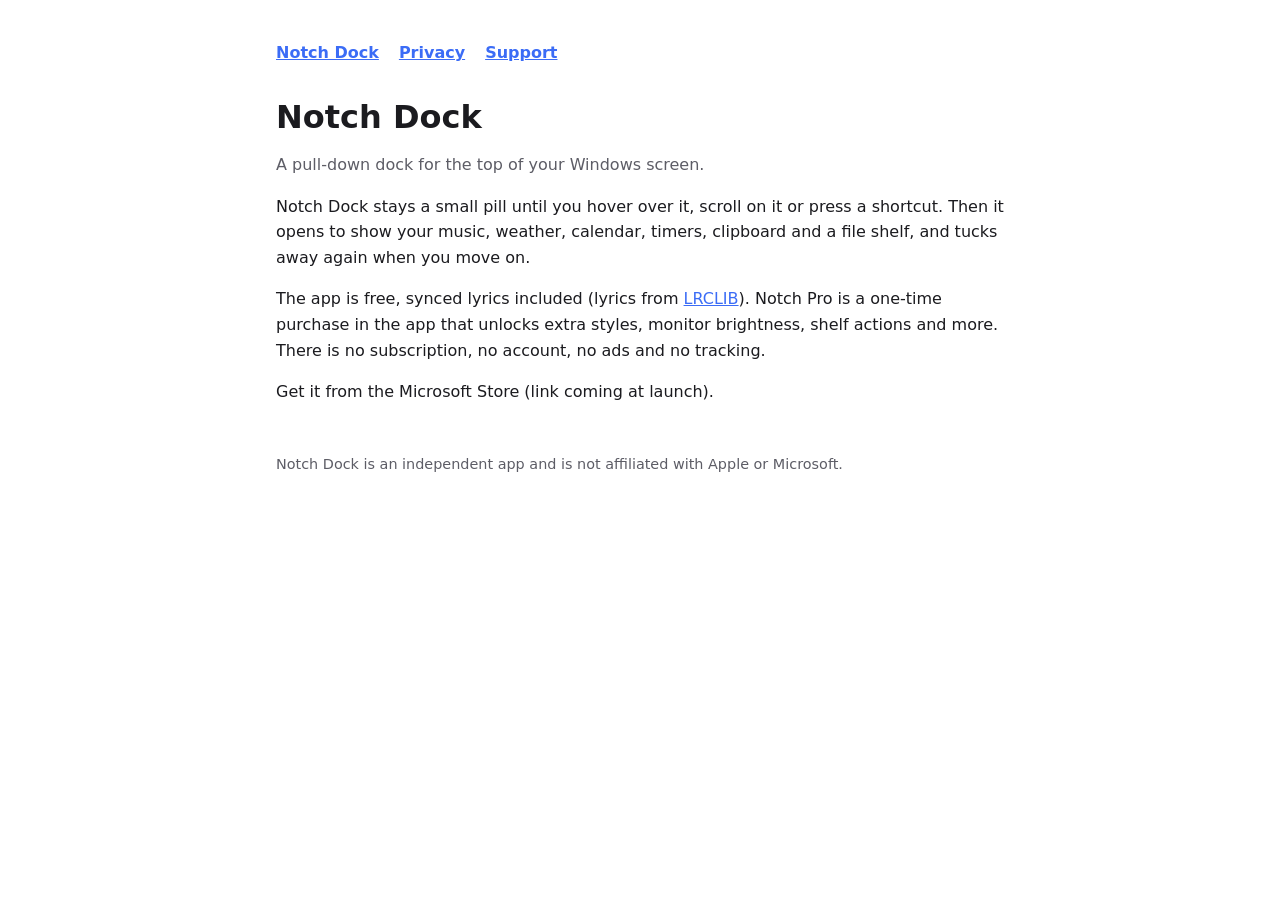
<file: index.html>
<!doctype html>
<html lang="en">
<head>
<meta charset="utf-8">
<meta name="viewport" content="width=device-width, initial-scale=1">
<title>Notch Dock</title>
<link rel="stylesheet" href="style.css">
</head>
<body>
<main>
<nav><a href="./">Notch Dock</a><a href="privacy.html">Privacy</a><a href="support.html">Support</a></nav>
<h1>Notch Dock</h1>
<p class="muted">A pull-down dock for the top of your Windows screen.</p>
<p>Notch Dock stays a small pill until you hover over it, scroll on it or press a shortcut. Then it opens to show your music, weather, calendar, timers, clipboard and a file shelf, and tucks away again when you move on.</p>
<p>The app is free, synced lyrics included (lyrics from <a href="https://lrclib.net">LRCLIB</a>). Notch Pro is a one-time purchase in the app that unlocks extra styles, monitor brightness, shelf actions and more. There is no subscription, no account, no ads and no tracking.</p>
<p>Get it from the Microsoft Store (link coming at launch).</p>
<footer>Notch Dock is an independent app and is not affiliated with Apple or Microsoft.</footer>
</main>
</body>
</html>
</file>
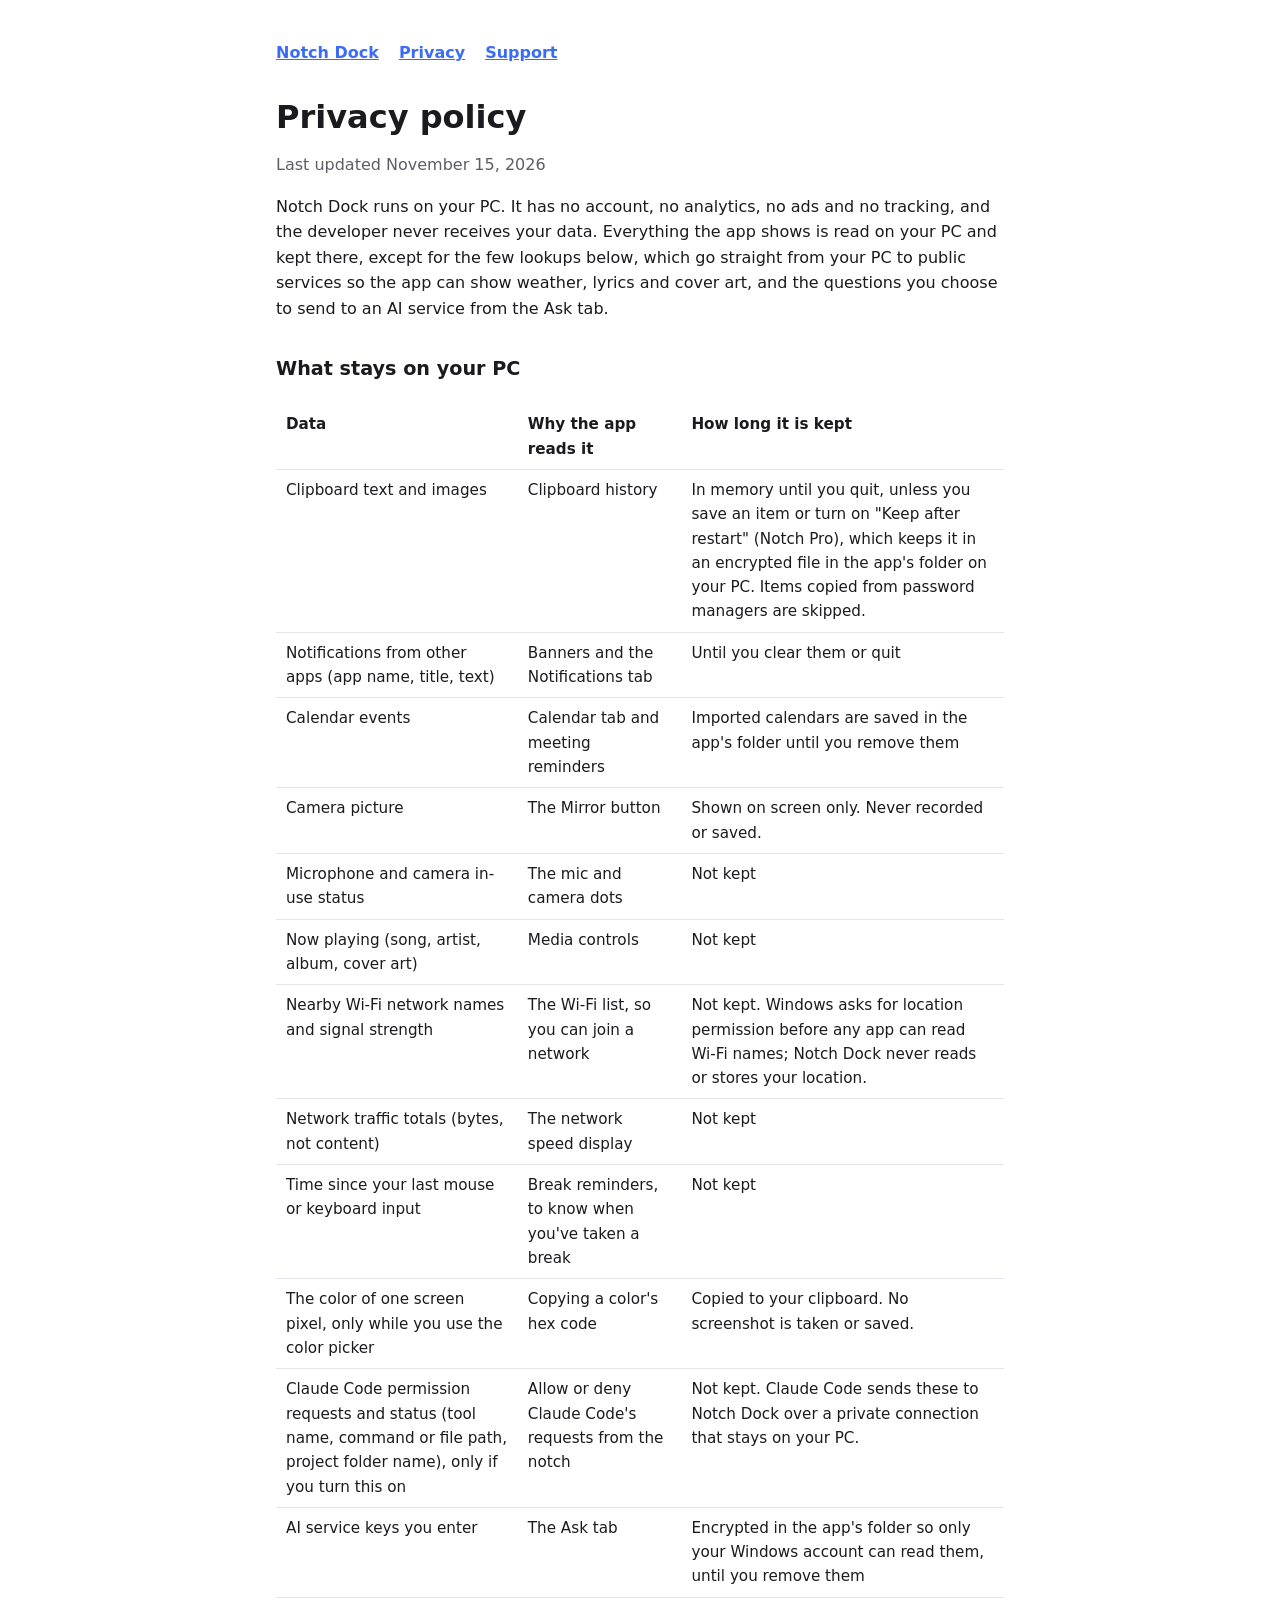
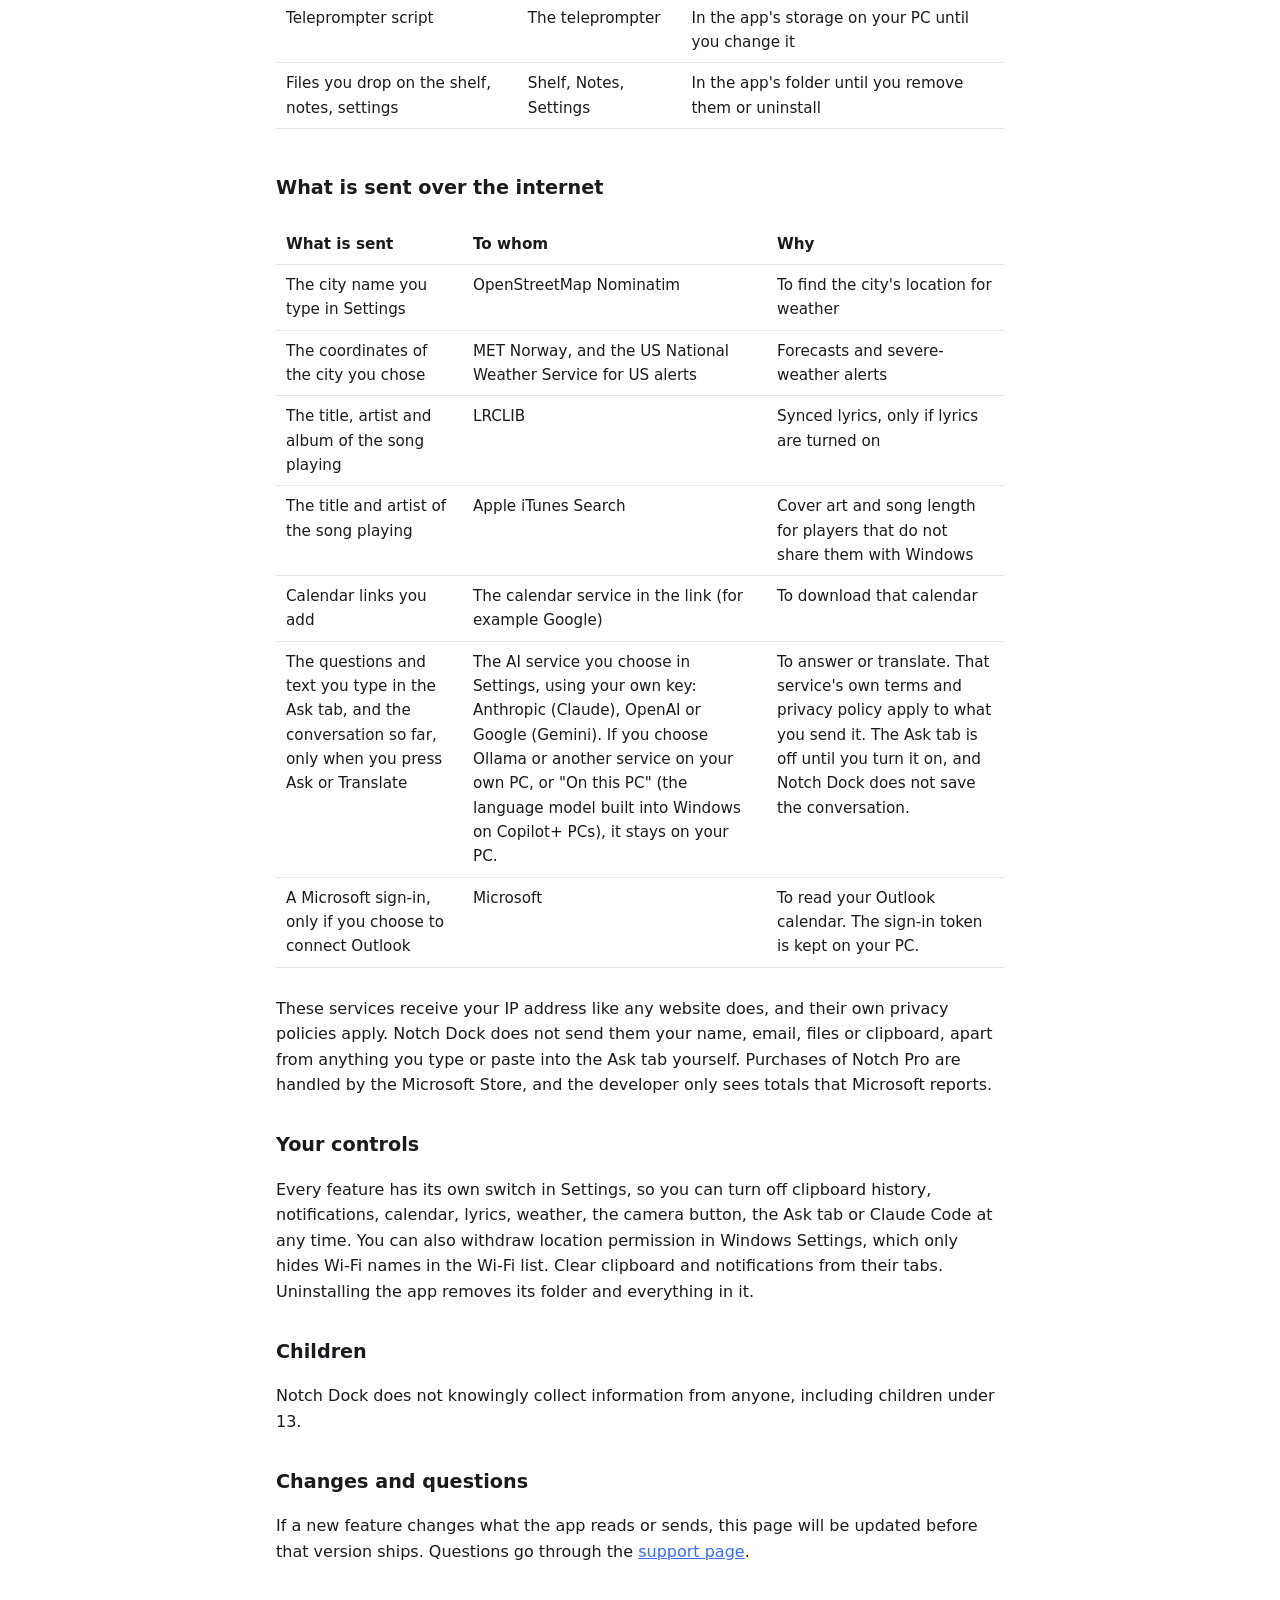
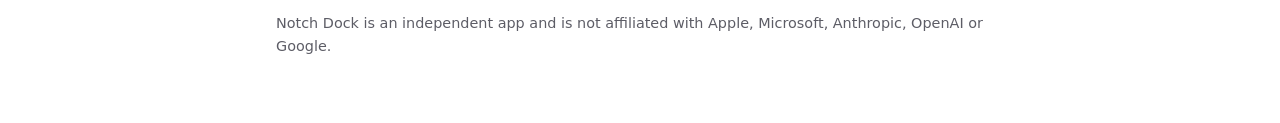
<file: privacy.html>
<!doctype html>
<html lang="en">
<head>
<meta charset="utf-8">
<meta name="viewport" content="width=device-width, initial-scale=1">
<title>Notch Dock Privacy</title>
<link rel="stylesheet" href="style.css">
</head>
<body>
<main>
<nav><a href="./">Notch Dock</a><a href="privacy.html">Privacy</a><a href="support.html">Support</a></nav>
<h1>Privacy policy</h1>
<p class="muted">Last updated November 15, 2026</p>
<p>Notch Dock runs on your PC. It has no account, no analytics, no ads and no tracking, and the developer never receives your data. Everything the app shows is read on your PC and kept there, except for the few lookups below, which go straight from your PC to public services so the app can show weather, lyrics and cover art, and the questions you choose to send to an AI service from the Ask tab.</p>

<h2>What stays on your PC</h2>
<div class="wrap"><table>
<tr><th>Data</th><th>Why the app reads it</th><th>How long it is kept</th></tr>
<tr><td>Clipboard text and images</td><td>Clipboard history</td><td>In memory until you quit, unless you save an item or turn on "Keep after restart" (Notch Pro), which keeps it in an encrypted file in the app's folder on your PC. Items copied from password managers are skipped.</td></tr>
<tr><td>Notifications from other apps (app name, title, text)</td><td>Banners and the Notifications tab</td><td>Until you clear them or quit</td></tr>
<tr><td>Calendar events</td><td>Calendar tab and meeting reminders</td><td>Imported calendars are saved in the app's folder until you remove them</td></tr>
<tr><td>Camera picture</td><td>The Mirror button</td><td>Shown on screen only. Never recorded or saved.</td></tr>
<tr><td>Microphone and camera in-use status</td><td>The mic and camera dots</td><td>Not kept</td></tr>
<tr><td>Now playing (song, artist, album, cover art)</td><td>Media controls</td><td>Not kept</td></tr>
<tr><td>Nearby Wi-Fi network names and signal strength</td><td>The Wi-Fi list, so you can join a network</td><td>Not kept. Windows asks for location permission before any app can read Wi-Fi names; Notch Dock never reads or stores your location.</td></tr>
<tr><td>Network traffic totals (bytes, not content)</td><td>The network speed display</td><td>Not kept</td></tr>
<tr><td>Time since your last mouse or keyboard input</td><td>Break reminders, to know when you've taken a break</td><td>Not kept</td></tr>
<tr><td>The color of one screen pixel, only while you use the color picker</td><td>Copying a color's hex code</td><td>Copied to your clipboard. No screenshot is taken or saved.</td></tr>
<tr><td>Claude Code permission requests and status (tool name, command or file path, project folder name), only if you turn this on</td><td>Allow or deny Claude Code's requests from the notch</td><td>Not kept. Claude Code sends these to Notch Dock over a private connection that stays on your PC.</td></tr>
<tr><td>AI service keys you enter</td><td>The Ask tab</td><td>Encrypted in the app's folder so only your Windows account can read them, until you remove them</td></tr>
<tr><td>Teleprompter script</td><td>The teleprompter</td><td>In the app's storage on your PC until you change it</td></tr>
<tr><td>Files you drop on the shelf, notes, settings</td><td>Shelf, Notes, Settings</td><td>In the app's folder until you remove them or uninstall</td></tr>
</table></div>

<h2>What is sent over the internet</h2>
<div class="wrap"><table>
<tr><th>What is sent</th><th>To whom</th><th>Why</th></tr>
<tr><td>The city name you type in Settings</td><td>OpenStreetMap Nominatim</td><td>To find the city's location for weather</td></tr>
<tr><td>The coordinates of the city you chose</td><td>MET Norway, and the US National Weather Service for US alerts</td><td>Forecasts and severe-weather alerts</td></tr>
<tr><td>The title, artist and album of the song playing</td><td>LRCLIB</td><td>Synced lyrics, only if lyrics are turned on</td></tr>
<tr><td>The title and artist of the song playing</td><td>Apple iTunes Search</td><td>Cover art and song length for players that do not share them with Windows</td></tr>
<tr><td>Calendar links you add</td><td>The calendar service in the link (for example Google)</td><td>To download that calendar</td></tr>
<tr><td>The questions and text you type in the Ask tab, and the conversation so far, only when you press Ask or Translate</td><td>The AI service you choose in Settings, using your own key: Anthropic (Claude), OpenAI or Google (Gemini). If you choose Ollama or another service on your own PC, or "On this PC" (the language model built into Windows on Copilot+ PCs), it stays on your PC.</td><td>To answer or translate. That service's own terms and privacy policy apply to what you send it. The Ask tab is off until you turn it on, and Notch Dock does not save the conversation.</td></tr>
<tr><td>A Microsoft sign-in, only if you choose to connect Outlook</td><td>Microsoft</td><td>To read your Outlook calendar. The sign-in token is kept on your PC.</td></tr>
</table></div>
<p>These services receive your IP address like any website does, and their own privacy policies apply. Notch Dock does not send them your name, email, files or clipboard, apart from anything you type or paste into the Ask tab yourself. Purchases of Notch Pro are handled by the Microsoft Store, and the developer only sees totals that Microsoft reports.</p>

<h2>Your controls</h2>
<p>Every feature has its own switch in Settings, so you can turn off clipboard history, notifications, calendar, lyrics, weather, the camera button, the Ask tab or Claude Code at any time. You can also withdraw location permission in Windows Settings, which only hides Wi-Fi names in the Wi-Fi list. Clear clipboard and notifications from their tabs. Uninstalling the app removes its folder and everything in it.</p>

<h2>Children</h2>
<p>Notch Dock does not knowingly collect information from anyone, including children under 13.</p>

<h2>Changes and questions</h2>
<p>If a new feature changes what the app reads or sends, this page will be updated before that version ships. Questions go through the <a href="support.html">support page</a>.</p>
<footer>Notch Dock is an independent app and is not affiliated with Apple, Microsoft, Anthropic, OpenAI or Google.</footer>
</main>
</body>
</html>
</file>
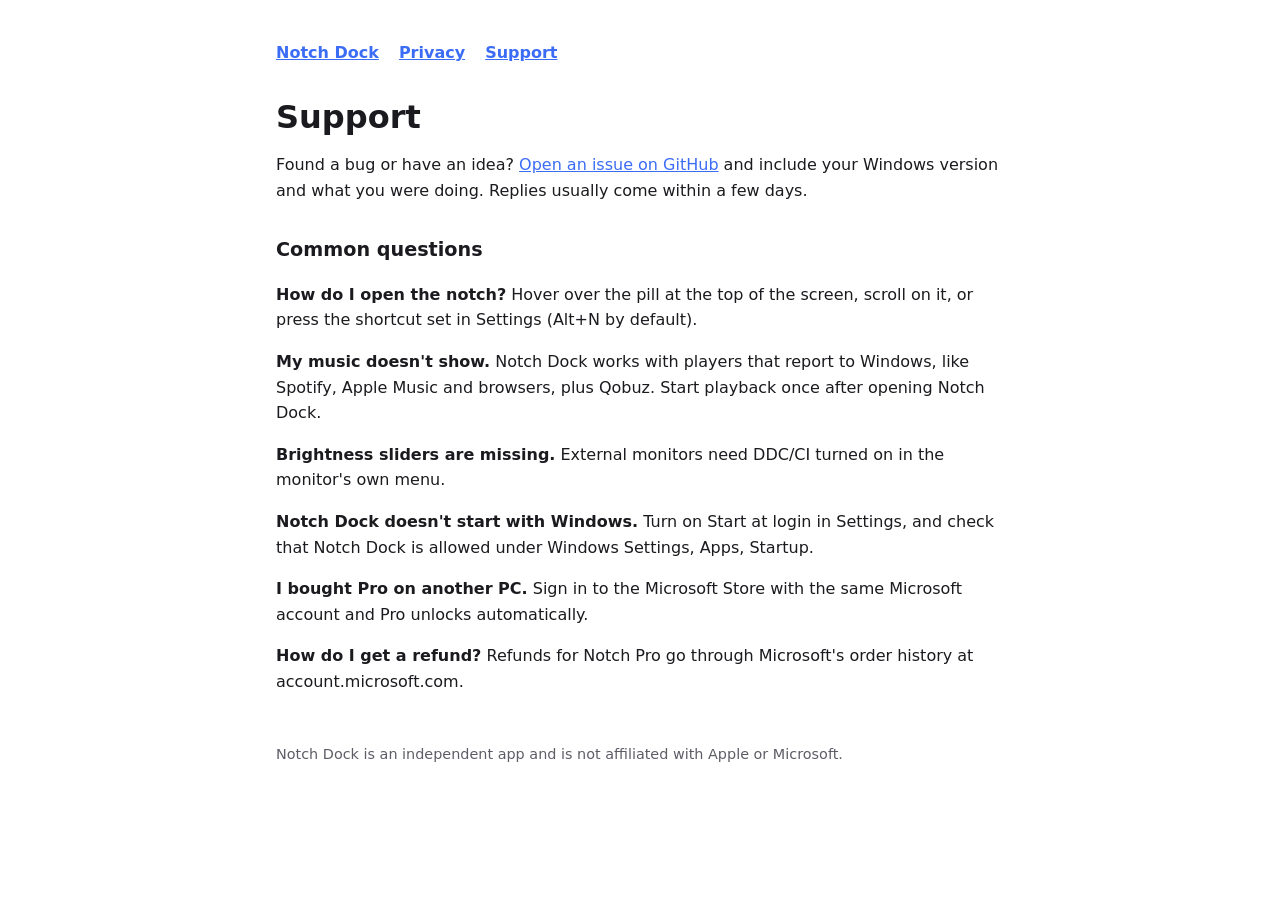
<file: support.html>
<!doctype html>
<html lang="en">
<head>
<meta charset="utf-8">
<meta name="viewport" content="width=device-width, initial-scale=1">
<title>Notch Dock Support</title>
<link rel="stylesheet" href="style.css">
</head>
<body>
<main>
<nav><a href="./">Notch Dock</a><a href="privacy.html">Privacy</a><a href="support.html">Support</a></nav>
<h1>Support</h1>
<p>Found a bug or have an idea? <a href="https://github.com/adsbikes95/notch-site/issues/new">Open an issue on GitHub</a> and include your Windows version and what you were doing. Replies usually come within a few days.</p>

<h2>Common questions</h2>
<p><strong>How do I open the notch?</strong> Hover over the pill at the top of the screen, scroll on it, or press the shortcut set in Settings (Alt+N by default).</p>
<p><strong>My music doesn't show.</strong> Notch Dock works with players that report to Windows, like Spotify, Apple Music and browsers, plus Qobuz. Start playback once after opening Notch Dock.</p>
<p><strong>Brightness sliders are missing.</strong> External monitors need DDC/CI turned on in the monitor's own menu.</p>
<p><strong>Notch Dock doesn't start with Windows.</strong> Turn on Start at login in Settings, and check that Notch Dock is allowed under Windows Settings, Apps, Startup.</p>
<p><strong>I bought Pro on another PC.</strong> Sign in to the Microsoft Store with the same Microsoft account and Pro unlocks automatically.</p>
<p><strong>How do I get a refund?</strong> Refunds for Notch Pro go through Microsoft's order history at account.microsoft.com.</p>
<footer>Notch Dock is an independent app and is not affiliated with Apple or Microsoft.</footer>
</main>
</body>
</html>
</file>
<file: style.css>
:root{--bg:#ffffff;--fg:#1b1b1f;--muted:#5d5d66;--line:#e4e4ea;--accent:#3b6cf6}
@media (prefers-color-scheme:dark){:root{--bg:#111114;--fg:#ececf1;--muted:#a3a3ad;--line:#2a2a31;--accent:#7c9bff}}
*{box-sizing:border-box}
body{margin:0;background:var(--bg);color:var(--fg);font:16px/1.6 "Segoe UI",system-ui,-apple-system,sans-serif}
main{max-width:760px;margin:0 auto;padding:40px 16px 64px}
nav{display:flex;gap:20px;margin-bottom:32px;font-weight:600}
a{color:var(--accent)}
h1{font-size:2rem;line-height:1.2;margin:0 0 8px}
h2{font-size:1.2rem;margin:32px 0 8px}
.muted{color:var(--muted)}
table{width:100%;border-collapse:collapse;margin:12px 0;font-size:.95rem}
th,td{text-align:left;vertical-align:top;padding:8px 10px;border-bottom:1px solid var(--line)}
th{font-weight:600}
.wrap{overflow-x:auto}
footer{margin-top:48px;color:var(--muted);font-size:.9rem}
</file>
